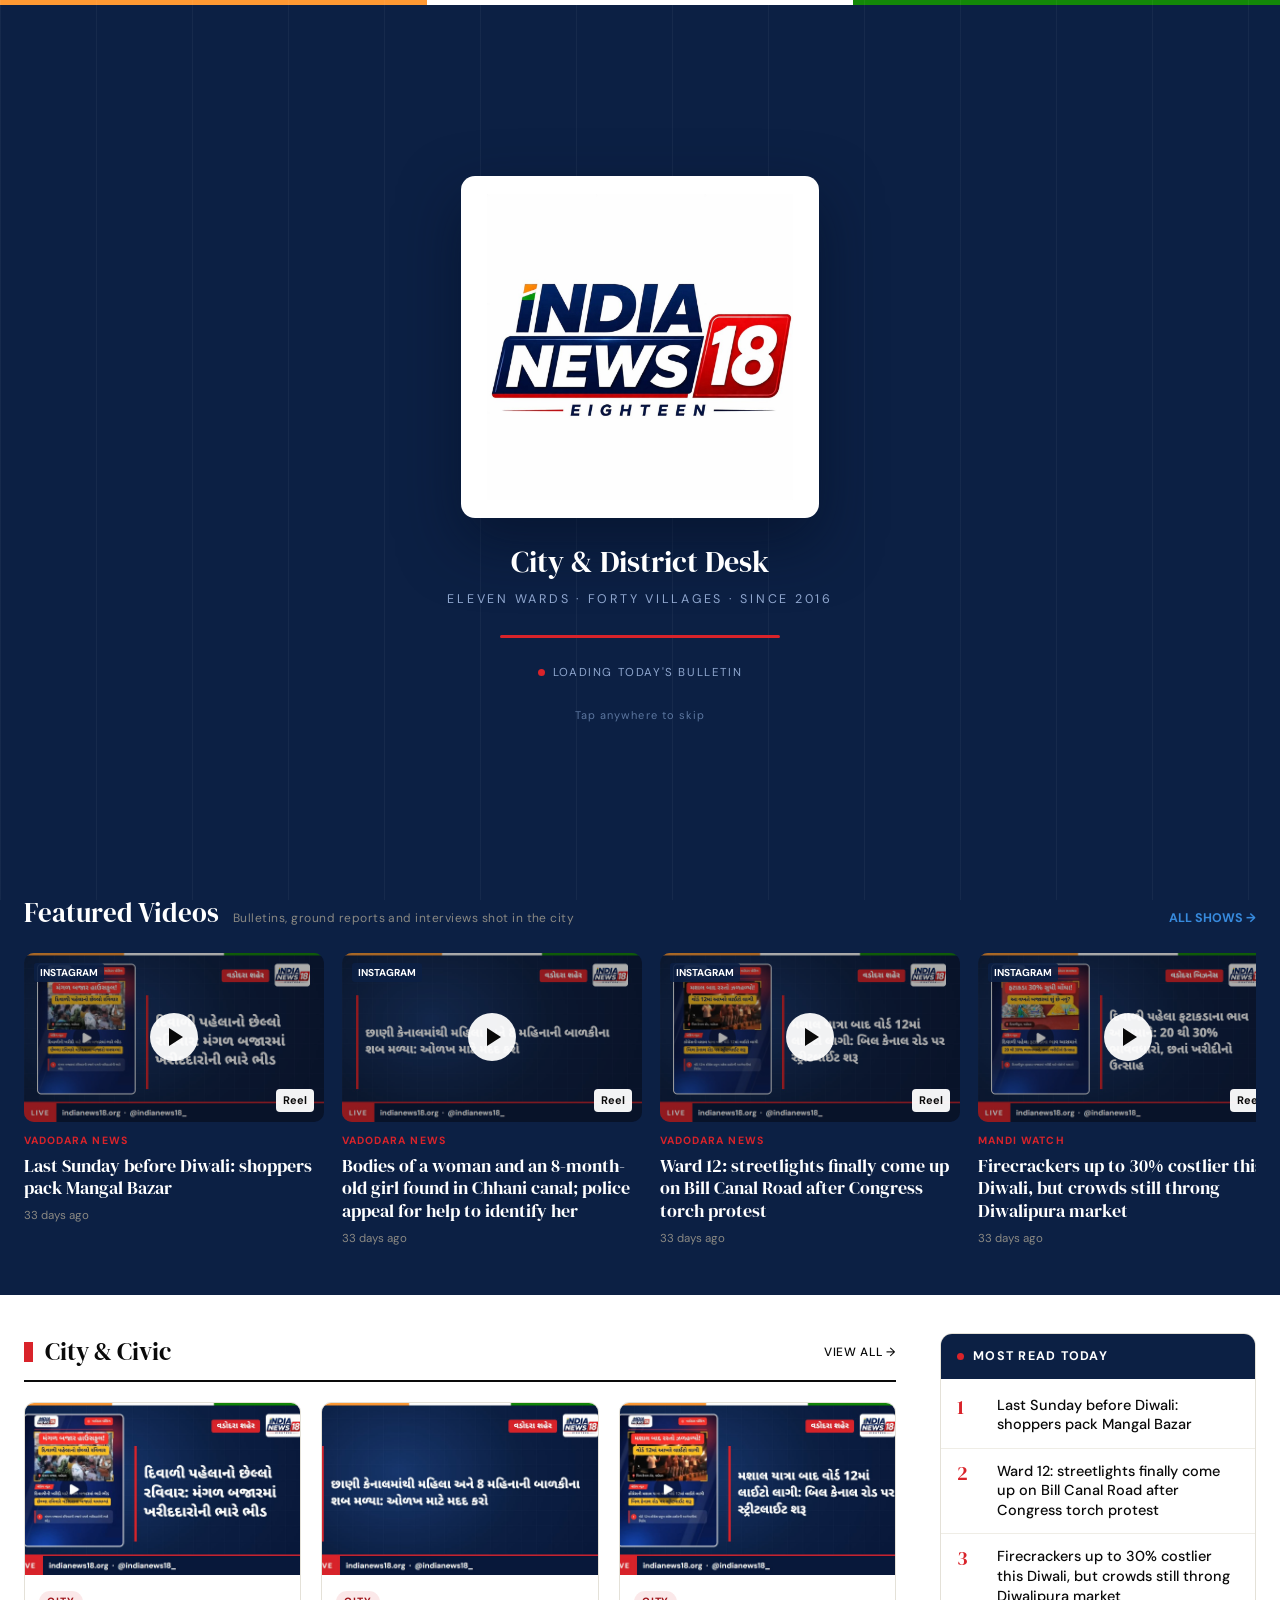
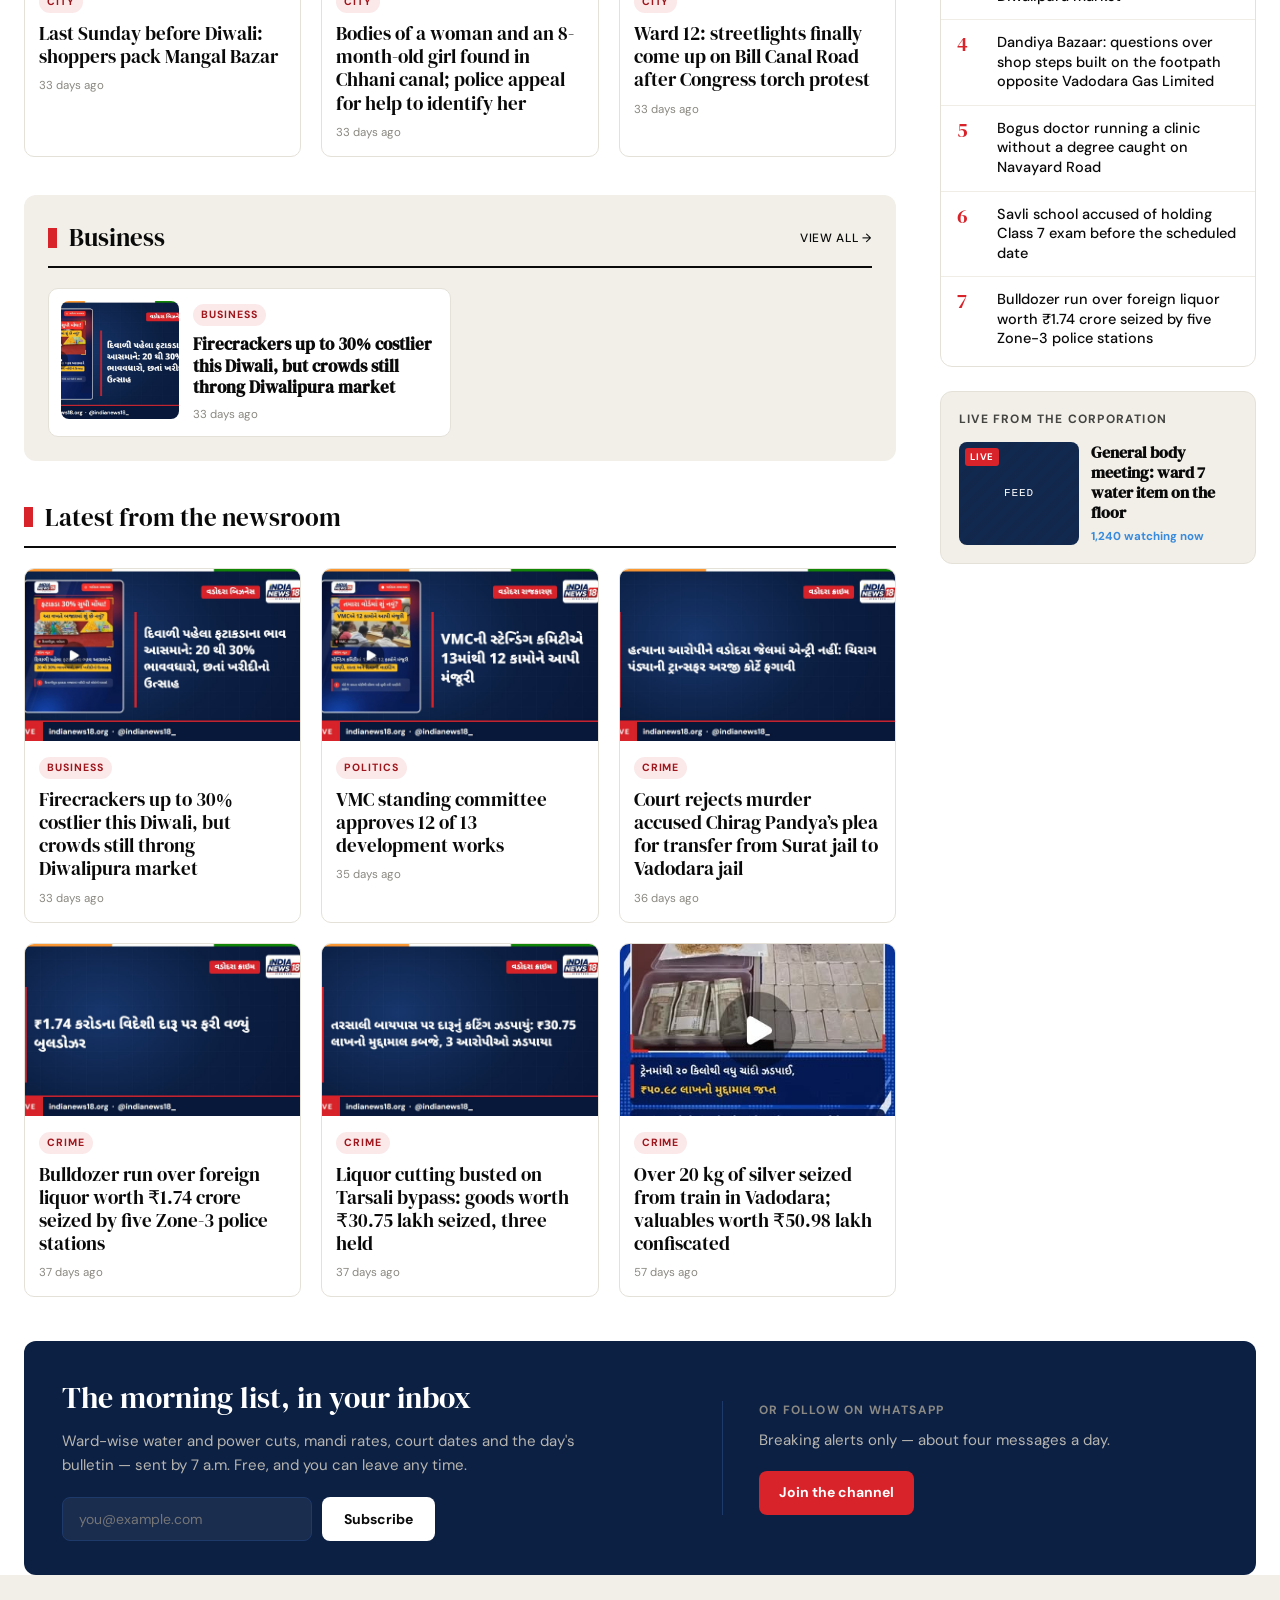
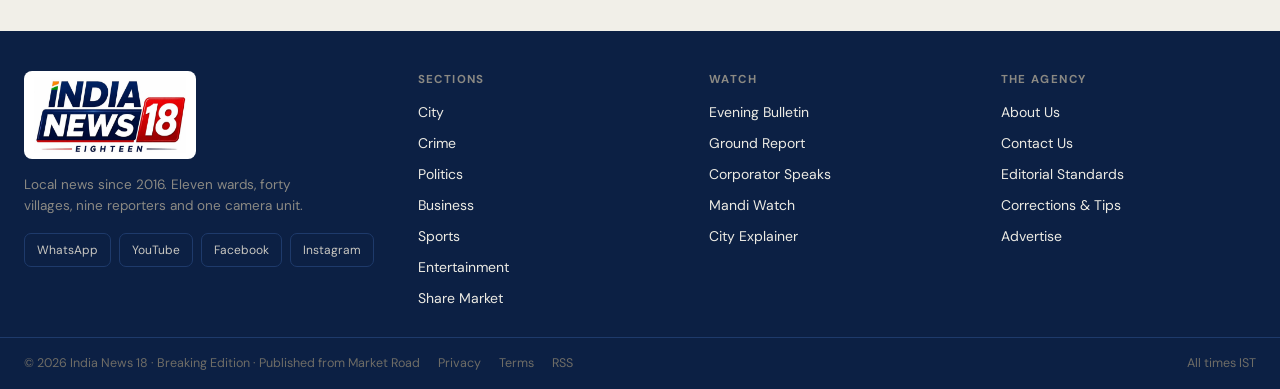
<file: index.html>
<!DOCTYPE html>
<html lang="en">
<head>
  <meta charset="UTF-8">
  <meta name="viewport" content="width=device-width, initial-scale=1.0">
  <title>India News 18 — Breaking Edition | City & District Desk</title>
  <meta name="description" content="Local city and district news portal since 2016. Covering eleven wards and forty villages with bulletins, ground reports, and verified updates.">
  <link rel="preconnect" href="https://fonts.googleapis.com">
  <link rel="preconnect" href="https://fonts.gstatic.com" crossorigin>
  <link href="https://fonts.googleapis.com/css2?family=DM+Sans:ital,wght@0,400;0,500;0,700;1,400&family=DM+Serif+Display:ital@0;1&display=swap" rel="stylesheet">
  <link rel="stylesheet" href="css/styles.css">
</head>
<body>

  <!-- Splash Screen (Auto-dismiss or Tap to skip) -->
  <div class="splash-screen" id="splashScreen">
    <div class="splash-stripe">
      <div></div><div></div><div></div>
    </div>
    <div class="splash-grid-bg"></div>
    <div class="splash-content">
      <div class="splash-logo-card">
        <img src="assets/logo.jpg" alt="India News 18 — Eighteen">
      </div>
      <div>
        <div class="splash-title" data-i18n="brand_title">City &amp; District Desk</div>
        <div class="splash-subtitle" data-i18n="splash_subtitle">Eleven wards · Forty villages · Since 2016</div>
      </div>
      <div class="splash-progress-track">
        <div class="splash-progress-bar"></div>
      </div>
      <div class="splash-status">
        <span class="dot"></span> <span data-i18n="splash_loading">Loading today's bulletin</span>
      </div>
      <div class="splash-skip-hint" data-i18n="splash_skip">Tap anywhere to skip</div>
    </div>
  </div>

  <!-- Main Sticky Header -->
  <header class="main-header">
    <div class="container header-top">
      <button class="hamburger-btn" id="hamburgerBtn" aria-label="Toggle Menu">
        <span></span>
        <span></span>
        <span></span>
      </button>

      <a href="#/" class="brand-wrapper">
        <div class="brand-logo-box">
          <div class="logo-crop">
            <img src="assets/logo.jpg" alt="India News 18 — Eighteen">
          </div>
        </div>
        <div class="brand-meta">
          <div class="brand-meta-title" data-i18n="brand_title">City &amp; District Desk</div>
          <div class="brand-meta-sub" data-i18n="brand_sub">Local news since 2016</div>
        </div>
      </a>

      <div class="header-spacer"></div>
      <div class="header-clock" id="liveClock">Loading clock...</div>
      <div class="header-divider"></div>

      <button class="lang-toggle-btn" id="langToggleBtn" aria-label="Switch language" title="Switch language">
        <span class="lang-toggle-option" data-lang="en">EN</span>
        <span class="lang-toggle-option" data-lang="gu">ગુ</span>
      </button>

      <button class="header-search-btn" id="searchNewsBtn">
        <div class="search-icon-circle"></div>
        <div class="search-icon-line"></div>
        <span style="font-size:13px;margin-left:4px" id="searchBtnLabel" data-i18n="search_btn">Search news</span>
      </button>

      <button class="mobile-search-btn" id="mobileSearchBtn" aria-label="Search">
        <div class="search-icon-circle"></div>
        <div class="search-icon-line"></div>
      </button>
    </div>

    <!-- Navigation Bar & Mobile Drawer -->
    <nav class="main-nav" id="mainNav">
      <div class="container nav-container">
        <a href="#/" class="nav-link active" data-i18n="nav_home">Home</a>
        <a href="#/category/City" class="nav-link" data-i18n="nav_city">City</a>
        <a href="#/category/Crime" class="nav-link" data-i18n="nav_crime">Crime</a>
        <a href="#/category/Politics" class="nav-link" data-i18n="nav_politics">Politics</a>
        <a href="#/category/Business" class="nav-link" data-i18n="nav_business">Business</a>
        <a href="#/category/Sports" class="nav-link" data-i18n="nav_sports">Sports</a>
        <a href="#/category/Entertainment" class="nav-link" data-i18n="nav_entertainment">Entertainment</a>
        <a href="#/videos" class="nav-link videos-nav">
          <span class="play-triangle"></span> <span data-i18n="nav_videos">Videos</span>
        </a>
        <a href="#/india-news" class="nav-link" data-i18n="nav_india_news">India News</a>
        <a href="#/markets" class="nav-link" data-i18n="nav_markets">Share Market</a>
        <div class="nav-spacer"></div>
        <a href="#/about" class="nav-secondary-link" data-i18n="nav_about">About</a>
        <a href="#/contact" class="nav-secondary-link" data-i18n="nav_contact">Contact</a>
      </div>
    </nav>
  </header>

  <!-- Mobile Drawer Overlay Backdrop -->
  <div class="mobile-drawer-backdrop" id="drawerBackdrop"></div>

  <!-- Live Breaking Ticker Bar -->
  <div class="breaking-ticker-bar">
    <div class="ticker-badge">
      <span class="pulse-dot"></span> Live
    </div>
    <div class="ticker-marquee-wrapper">
      <div class="ticker-track" id="tickerTrack">
        <!-- Injected dynamically from Store -->
      </div>
    </div>
  </div>

  <!-- Dynamic Public View Container -->
  <main class="app-view" id="appView">
    <!-- Rendered dynamically by App -->
  </main>

  <!-- Footer -->
  <footer class="site-footer">
    <div class="container footer-main-grid">
      <div>
        <div style="background:#fff;border-radius:8px;padding:6px 10px;display:inline-flex">
          <div class="logo-crop" style="position:relative;width:152px;height:76px;overflow:hidden">
            <img src="assets/logo.jpg" alt="India News 18" style="position:absolute;left:50%;top:50%;transform:translate(-50%,-50%);width:164px;height:164px;mix-blend-mode:multiply">
          </div>
        </div>
        <p style="font-size:13.5px;line-height:1.6;color:#8B8983;margin-top:14px;max-width:34ch" data-i18n="footer_tagline">Local news since 2016. Eleven wards, forty villages, nine reporters and one camera unit.</p>
        <div class="social-pills-row">
          <a href="https://whatsapp.com" target="_blank" class="social-pill">WhatsApp</a>
          <a href="https://youtube.com" target="_blank" class="social-pill">YouTube</a>
          <a href="https://facebook.com" target="_blank" class="social-pill">Facebook</a>
          <a href="https://instagram.com" target="_blank" class="social-pill">Instagram</a>
        </div>
      </div>

      <div>
        <div class="footer-col-title" data-i18n="footer_sections">Sections</div>
        <div class="footer-links-list">
          <a href="#/category/City" class="footer-link" data-i18n="nav_city">City</a>
          <a href="#/category/Crime" class="footer-link" data-i18n="nav_crime">Crime</a>
          <a href="#/category/Politics" class="footer-link" data-i18n="nav_politics">Politics</a>
          <a href="#/category/Business" class="footer-link" data-i18n="nav_business">Business</a>
          <a href="#/category/Sports" class="footer-link" data-i18n="nav_sports">Sports</a>
          <a href="#/category/Entertainment" class="footer-link" data-i18n="nav_entertainment">Entertainment</a>
          <a href="#/markets" class="footer-link" data-i18n="nav_markets">Share Market</a>
        </div>
      </div>

      <div>
        <div class="footer-col-title" data-i18n="footer_watch">Watch</div>
        <div class="footer-links-list">
          <a href="#/videos" class="footer-link" data-i18n="footer_watch_evening">Evening Bulletin</a>
          <a href="#/videos" class="footer-link" data-i18n="footer_watch_ground">Ground Report</a>
          <a href="#/videos" class="footer-link" data-i18n="footer_watch_corporator">Corporator Speaks</a>
          <a href="#/videos" class="footer-link" data-i18n="footer_watch_mandi">Mandi Watch</a>
          <a href="#/videos" class="footer-link" data-i18n="footer_watch_explainer">City Explainer</a>
        </div>
      </div>

      <div>
        <div class="footer-col-title" data-i18n="footer_agency">The Agency</div>
        <div class="footer-links-list">
          <a href="#/about" class="footer-link" data-i18n="footer_about_us">About Us</a>
          <a href="#/contact" class="footer-link" data-i18n="footer_contact_us">Contact Us</a>
          <a href="#/about" class="footer-link" data-i18n="footer_editorial">Editorial Standards</a>
          <a href="#/contact" class="footer-link" data-i18n="footer_corrections">Corrections &amp; Tips</a>
          <a href="#/about" class="footer-link" data-i18n="footer_advertise">Advertise</a>
        </div>
      </div>
    </div>

    <div class="footer-bottom-bar">
      <div class="container footer-bottom-flex">
        <span data-i18n="footer_copyright">© 2026 India News 18 · Breaking Edition · Published from Market Road</span>
        <a href="#/about" style="color:#6E6C66" data-i18n="footer_privacy">Privacy</a>
        <a href="#/about" style="color:#6E6C66" data-i18n="footer_terms">Terms</a>
        <a href="#/" style="color:#6E6C66" data-i18n="footer_rss">RSS</a>
        <div class="nav-spacer"></div>
        <span data-i18n="footer_times">All times IST</span>
      </div>
    </div>
  </footer>

  <!-- Mobile Bottom Tab Bar -->
  <div class="mobile-bottom-tabs">
    <button class="tab-btn active" data-target="home" onclick="location.hash='#/'">
      <span class="tab-icon">🏠</span>
      <span data-i18n="tab_home">Home</span>
    </button>
    <button class="tab-btn" data-target="videos" onclick="location.hash='#/videos'">
      <span class="tab-icon">▶</span>
      <span data-i18n="tab_videos">Videos</span>
    </button>
    <button class="tab-btn" data-target="search" onclick="document.getElementById('searchNewsBtn').click()">
      <span class="tab-icon">🔍</span>
      <span data-i18n="tab_search">Search</span>
    </button>
    <button class="tab-btn" data-target="sections" id="mobileSectionsTabBtn">
      <span class="tab-icon">☰</span>
      <span data-i18n="tab_sections">Sections</span>
    </button>
  </div>

  <!-- Search Modal Overlay -->
  <div class="search-modal-overlay" id="searchModal">
    <div class="search-modal-container">
      <div class="search-input-header">
        <span style="font-size:18px">🔍</span>
        <input type="text" id="searchModalInput" placeholder="Search breaking stories, wards, or topics..." data-i18n-placeholder="search_placeholder">
        <button class="search-close-btn" id="searchCloseBtn">✕</button>
      </div>
      <div class="search-results-list" id="searchResultsList">
        <div style="padding:20px;color:#8B8983;text-align:center" data-i18n="search_hint">Type a keyword to search local stories and video bulletins...</div>
      </div>
    </div>
  </div>

  <!-- Toast Notice -->
  <div class="toast-notice" id="toastNotice">Notification</div>

  <script type="module" src="js/app.js"></script>
</body>
</html>
</file>
<file: css/styles.css>
/* =========================================================
   India News 18 / Breaking Edition — Core Stylesheet
   ========================================================= */

@import url('https://fonts.googleapis.com/css2?family=DM+Sans:ital,wght@0,400;0,500;0,700;1,400&family=DM+Serif+Display:ital@0;1&display=swap');

:root {
  --navy-primary: #0C2044;
  --navy-deep: #08183A;
  --navy-surface: #12294F;
  --navy-border: #1E3A6B;
  --red-accent: #D9232A;
  --red-hover: #AF171D;
  --red-subtle: rgba(217, 35, 42, 0.10);
  --red-text: #9E151B;
  --bg-canvas: #F1EFE8;
  --card-bg: #FFFFFF;
  --card-hover: #FAF9F5;
  --border-subtle: #E4E1D8;
  --border-dark: #0A0A0A;
  --text-primary: #0A0A0A;
  --text-secondary: #444441;
  --text-muted: #6E6C66;
  --text-subtle: #8A8880;
  --text-light: #C9C7C1;
  --text-white: #FFFFFF;
  --link-blue: #378ADD;
  --font-serif: 'DM Serif Display', Georgia, serif;
  --font-sans: 'DM Sans', -apple-system, BlinkMacSystemFont, 'Segoe UI', Roboto, sans-serif;
}

* {
  box-sizing: border-box;
  margin: 0;
  padding: 0;
}

body {
  font-family: var(--font-sans);
  color: var(--text-primary);
  background: var(--bg-canvas);
  -webkit-font-smoothing: antialiased;
  line-height: 1.5;
  overflow-x: hidden;
}

a {
  color: var(--link-blue);
  text-decoration: none;
  transition: color 0.15s ease;
}

a:hover {
  color: var(--red-accent);
}

img {
  max-width: 100%;
  height: auto;
  display: block;
}

button, input, select, textarea {
  font-family: var(--font-sans);
}

::selection {
  background: var(--red-accent);
  color: #fff;
}

/* Animations */
@keyframes ticker {
  0% { transform: translateX(0); }
  100% { transform: translateX(-50%); }
}

@keyframes blink {
  0%, 60% { opacity: 1; }
  80%, 100% { opacity: 0.2; }
}

@keyframes load {
  from { width: 0; }
  to { width: 100%; }
}

/* Layout container */
.container {
  max-width: 1280px;
  margin: 0 auto;
  padding: 0 24px;
}

.container-narrow {
  max-width: 1160px;
  margin: 0 auto;
  padding: 0 24px;
}

/* Splash Screen */
.splash-screen {
  position: fixed;
  inset: 0;
  z-index: 9999;
  background: var(--navy-primary);
  display: flex;
  flex-direction: column;
  align-items: center;
  justify-content: center;
  cursor: pointer;
  transition: opacity 0.45s ease, visibility 0.45s ease;
}

.splash-screen.hidden {
  opacity: 0;
  visibility: hidden;
  pointer-events: none;
}

.splash-stripe {
  position: absolute;
  top: 0;
  left: 0;
  right: 0;
  height: 5px;
  display: flex;
}
.splash-stripe > div:nth-child(1) { flex: 1; background: #FF9933; }
.splash-stripe > div:nth-child(2) { flex: 1; background: #FFFFFF; }
.splash-stripe > div:nth-child(3) { flex: 1; background: #138808; }

.splash-grid-bg {
  position: absolute;
  inset: 0;
  background-image: repeating-linear-gradient(90deg, rgba(255,255,255,0.045) 0 1px, transparent 1px 96px);
}

.splash-content {
  position: relative;
  display: flex;
  flex-direction: column;
  align-items: center;
  gap: clamp(14px, 3vh, 26px);
  padding: 24px;
  text-align: center;
}

.splash-logo-card {
  background: #fff;
  border-radius: 14px;
  padding: clamp(10px, 2vh, 18px) clamp(16px, 3vh, 26px);
  box-shadow: 0 24px 60px rgba(4, 14, 36, 0.55);
}

.splash-logo-card img {
  width: min(340px, 66vw, 34vh);
  height: auto;
  mix-blend-mode: multiply;
}

.splash-title {
  font-family: var(--font-serif);
  font-size: clamp(22px, 3.4vh, 30px);
  color: #fff;
  line-height: 1.2;
}

.splash-subtitle {
  font-size: 12.5px;
  letter-spacing: 0.22em;
  text-transform: uppercase;
  color: #8FA6CE;
  margin-top: 10px;
}

.splash-progress-track {
  width: min(280px, 64vw);
  height: 3px;
  background: rgba(255,255,255,0.16);
  border-radius: 2px;
  overflow: hidden;
}

.splash-progress-bar {
  height: 100%;
  background: var(--red-accent);
  animation: load 2.1s ease-in-out forwards;
}

.splash-status {
  display: flex;
  align-items: center;
  gap: 8px;
  font-size: 11.5px;
  letter-spacing: 0.14em;
  text-transform: uppercase;
  color: #8FA6CE;
}

.splash-status .dot {
  width: 7px;
  height: 7px;
  border-radius: 50%;
  background: var(--red-accent);
  animation: blink 1.4s infinite;
}

.splash-skip-hint {
  font-size: 11px;
  letter-spacing: 0.1em;
  color: #5C769F;
}

/* Top Header */
.main-header {
  position: sticky;
  top: 0;
  z-index: 100;
  background: var(--navy-primary);
  color: var(--text-white);
  box-shadow: 0 2px 10px rgba(0,0,0,0.15);
}

.header-top {
  display: flex;
  align-items: center;
  gap: 20px;
  height: 78px;
}

.brand-wrapper {
  display: flex;
  align-items: center;
  gap: 14px;
  cursor: pointer;
  text-decoration: none;
}

.brand-logo-box {
  background: #fff;
  border-radius: 6px;
  padding: 4px 8px;
  display: flex;
  align-items: center;
}

.brand-logo-box .logo-crop {
  position: relative;
  width: 104px;
  height: 52px;
  overflow: hidden;
}

.brand-logo-box .logo-crop img {
  position: absolute;
  left: 50%;
  top: 50%;
  transform: translate(-50%, -50%);
  width: 112px;
  height: 112px;
  mix-blend-mode: multiply;
}

.brand-meta {
  border-left: 1px solid var(--navy-border);
  padding-left: 12px;
}

.brand-meta-title {
  font-size: 11px;
  letter-spacing: 0.16em;
  text-transform: uppercase;
  color: #fff;
  font-weight: 700;
}

.brand-meta-sub {
  font-size: 10.5px;
  letter-spacing: 0.08em;
  color: #8FA6CE;
  margin-top: 3px;
}

.header-spacer {
  flex: 1;
}

.header-clock {
  font-size: 12px;
  color: #A8A6A0;
  letter-spacing: 0.06em;
  text-transform: uppercase;
  font-variant-numeric: tabular-nums;
  white-space: nowrap;
}

.header-divider {
  width: 1px;
  height: 22px;
  background: var(--navy-border);
}

.header-search-btn {
  display: flex;
  align-items: center;
  gap: 8px;
  border: 1px solid var(--navy-border);
  border-radius: 8px;
  padding: 7px 12px;
  min-width: 180px;
  cursor: pointer;
  background: transparent;
  color: #8B8983;
  transition: all 0.2s ease;
}

.header-search-btn:hover {
  border-color: #4A4A46;
  color: #fff;
}

.search-icon-circle {
  width: 11px;
  height: 11px;
  border: 1.5px solid currentColor;
  border-radius: 50%;
  position: relative;
}

.search-icon-line {
  width: 5px;
  height: 1.5px;
  background: currentColor;
  transform: rotate(45deg);
  margin-left: -5px;
  margin-top: 6px;
}

.header-admin-pill {
  font-size: 11.5px;
  font-weight: 700;
  letter-spacing: 0.08em;
  text-transform: uppercase;
  background: rgba(255,255,255,0.12);
  color: #EDEBE4;
  padding: 6px 12px;
  border-radius: 6px;
  border: 1px solid var(--navy-border);
  transition: all 0.15s ease;
}

.header-admin-pill:hover {
  background: var(--red-accent);
  color: #fff;
  border-color: var(--red-accent);
}

.hamburger-btn {
  display: none;
  flex-direction: column;
  gap: 4px;
  padding: 6px;
  cursor: pointer;
  background: none;
  border: none;
}

.hamburger-btn span {
  width: 20px;
  height: 2px;
  background: #fff;
  border-radius: 2px;
}

/* Nav Bar */
.main-nav {
  border-top: 1px solid var(--navy-border);
  background: var(--navy-primary);
}

.nav-container {
  display: flex;
  align-items: stretch;
  gap: 2px;
  height: 44px;
  overflow-x: auto;
}

.nav-link {
  display: flex;
  align-items: center;
  gap: 6px;
  padding: 0 14px;
  font-size: 13px;
  font-weight: 500;
  letter-spacing: 0.05em;
  text-transform: uppercase;
  color: var(--text-light);
  cursor: pointer;
  border-bottom: 2px solid transparent;
  white-space: nowrap;
  transition: color 0.15s, border-color 0.15s;
}

.nav-link:hover {
  color: var(--text-white);
  border-bottom-color: var(--red-accent);
}

.nav-link.active {
  color: var(--text-white);
  border-bottom-color: var(--red-accent);
}

.nav-link.videos-nav .play-triangle {
  width: 0;
  height: 0;
  border-left: 8px solid var(--red-accent);
  border-top: 5px solid transparent;
  border-bottom: 5px solid transparent;
}

.nav-spacer {
  flex: 1;
}

.nav-secondary-link {
  display: flex;
  align-items: center;
  padding: 0 12px;
  font-size: 12px;
  letter-spacing: 0.04em;
  color: #8B8983;
  cursor: pointer;
}

.nav-secondary-link:hover {
  color: #fff;
}

/* Breaking Live Ticker */
.breaking-ticker-bar {
  background: var(--navy-deep);
  border-bottom: 1px solid var(--border-subtle);
  overflow: hidden;
  display: flex;
  align-items: stretch;
  height: 40px;
}

.ticker-badge {
  display: flex;
  align-items: center;
  gap: 7px;
  background: var(--red-accent);
  color: #fff;
  padding: 0 14px;
  font-size: 12px;
  font-weight: 700;
  letter-spacing: 0.1em;
  text-transform: uppercase;
  flex-shrink: 0;
  z-index: 2;
}

.ticker-badge .pulse-dot {
  width: 7px;
  height: 7px;
  border-radius: 50%;
  background: #fff;
  animation: blink 1.4s infinite;
}

.ticker-marquee-wrapper {
  flex: 1;
  overflow: hidden;
  display: flex;
  align-items: center;
  position: relative;
}

.ticker-track {
  display: flex;
  white-space: nowrap;
  animation: ticker 42s linear infinite;
  will-change: transform;
}

.ticker-track:hover {
  animation-play-state: paused;
}

.ticker-item {
  color: #EDEBE4;
  font-size: 13.5px;
  padding: 0 20px;
  border-right: 1px solid var(--navy-border);
  display: inline-flex;
  align-items: center;
}

/* App View Container */
.app-view {
  background: #FFFFFF;
  min-height: calc(100vh - 200px);
}

/* Home Section Layout */
.home-hero-section {
  padding: 28px 24px 8px;
  display: grid;
  grid-template-columns: 1.62fr 1fr;
  gap: 32px;
  align-items: start;
}

.hero-lead-article {
  cursor: pointer;
}

.hero-media-box {
  position: relative;
  border-radius: 10px;
  overflow: hidden;
  border: 1px solid var(--border-subtle);
  background-color: #E9E6DD;
  aspect-ratio: 16/9;
}

.hero-media-box img {
  width: 100%;
  height: 100%;
  object-fit: cover;
}

.media-placeholder {
  width: 100%;
  height: 100%;
  background-image: repeating-linear-gradient(135deg, rgba(10,10,10,0.055) 0 6px, transparent 6px 12px);
  display: flex;
  align-items: center;
  justify-content: center;
  font: 11px/1 ui-monospace, Menlo, monospace;
  color: var(--text-subtle);
  letter-spacing: 0.08em;
}

.hero-media-box .badges {
  position: absolute;
  top: 14px;
  left: 14px;
  display: flex;
  gap: 8px;
  z-index: 2;
}

.badge-breaking {
  background: var(--red-accent);
  color: #fff;
  font-size: 11px;
  font-weight: 700;
  letter-spacing: 0.1em;
  text-transform: uppercase;
  padding: 5px 9px;
  border-radius: 4px;
}

.badge-category-dark {
  background: rgba(12, 32, 68, 0.85);
  color: #fff;
  font-size: 11px;
  font-weight: 500;
  letter-spacing: 0.1em;
  text-transform: uppercase;
  padding: 5px 9px;
  border-radius: 4px;
}

.badge-pill-red {
  display: inline-block;
  background: var(--red-subtle);
  color: var(--red-text);
  font-size: 10.5px;
  font-weight: 700;
  letter-spacing: 0.09em;
  text-transform: uppercase;
  padding: 3px 8px;
  border-radius: 999px;
}

.hero-lead-title {
  font-family: var(--font-serif);
  font-weight: 400;
  font-size: 42px;
  line-height: 1.1;
  margin: 18px 0 0;
  letter-spacing: -0.01em;
}

.hero-lead-excerpt {
  font-size: 16.5px;
  line-height: 1.55;
  color: var(--text-secondary);
  margin: 12px 0 0;
  max-width: 62ch;
}

.byline-meta {
  display: flex;
  align-items: center;
  gap: 10px;
  margin-top: 14px;
  font-size: 12.5px;
  color: var(--text-muted);
}

.byline-meta .author-name {
  font-weight: 700;
  color: var(--text-secondary);
}

/* Secondary stories rail */
.secondary-stories-rail {
  display: flex;
  flex-direction: column;
  border-top: 2px solid var(--border-dark);
}

.secondary-story-card {
  display: grid;
  grid-template-columns: 1fr 104px;
  gap: 14px;
  padding: 16px 0;
  border-bottom: 1px solid var(--border-subtle);
  cursor: pointer;
  transition: background-color 0.15s ease;
}

.secondary-story-card:hover {
  background: var(--card-hover);
}

.secondary-story-title {
  font-family: var(--font-serif);
  font-weight: 400;
  font-size: 19px;
  line-height: 1.24;
  margin: 8px 0 0;
}

.secondary-story-time {
  font-size: 11.5px;
  color: var(--text-subtle);
  margin-top: 7px;
}

.secondary-story-thumb {
  aspect-ratio: 1/1;
  border-radius: 8px;
  background-color: #E9E6DD;
  overflow: hidden;
}

.secondary-story-thumb img {
  width: 100%;
  height: 100%;
  object-fit: cover;
}

/* Featured Videos Strip */
.featured-videos-section {
  background: var(--navy-primary);
  margin-top: 36px;
  padding: 34px 0 38px;
  color: #fff;
}

.section-header-dark {
  display: flex;
  align-items: baseline;
  gap: 14px;
  margin-bottom: 20px;
}

.section-header-dark h2 {
  font-family: var(--font-serif);
  font-weight: 400;
  font-size: 27px;
  color: #fff;
}

.section-header-dark .sub {
  font-size: 12px;
  color: #8B8983;
  letter-spacing: 0.04em;
}

.videos-horizontal-scroll {
  display: flex;
  gap: 18px;
  overflow-x: auto;
  padding-bottom: 10px;
  scrollbar-width: thin;
}

.video-card-dark {
  flex: 0 0 300px;
  cursor: pointer;
}

.video-thumb-box {
  position: relative;
  border-radius: 10px;
  overflow: hidden;
  aspect-ratio: 16/9;
  background-color: var(--navy-surface);
}

.video-thumb-box img {
  width: 100%;
  height: 100%;
  object-fit: cover;
}

.video-play-overlay {
  position: absolute;
  inset: 0;
  background: rgba(10,10,10,0.34);
  display: flex;
  align-items: center;
  justify-content: center;
}

.play-circle-btn {
  width: 48px;
  height: 48px;
  border-radius: 50%;
  background: rgba(255,255,255,0.94);
  display: flex;
  align-items: center;
  justify-content: center;
  transition: transform 0.15s ease;
}

.video-card-dark:hover .play-circle-btn {
  transform: scale(1.08);
}

.play-circle-btn .triangle {
  width: 0;
  height: 0;
  border-left: 14px solid #0A0A0A;
  border-top: 9px solid transparent;
  border-bottom: 9px solid transparent;
  margin-left: 4px;
}

.video-duration-pill {
  position: absolute;
  right: 10px;
  bottom: 10px;
  background: rgba(255,255,255,0.95);
  color: #0A0A0A;
  font-size: 11px;
  font-weight: 700;
  padding: 3px 7px;
  border-radius: 4px;
  font-variant-numeric: tabular-nums;
}

.video-source-badge {
  position: absolute;
  left: 10px;
  top: 10px;
  background: rgba(12, 32, 68, 0.9);
  color: #fff;
  font-size: 10px;
  font-weight: 700;
  padding: 2px 6px;
  border-radius: 3px;
  text-transform: uppercase;
}

.video-card-cat {
  font-size: 10.5px;
  font-weight: 700;
  letter-spacing: 0.1em;
  text-transform: uppercase;
  color: var(--red-accent);
  margin-top: 11px;
}

.video-card-title {
  font-family: var(--font-serif);
  font-weight: 400;
  font-size: 18px;
  line-height: 1.26;
  color: #fff;
  margin: 6px 0 0;
}

.video-card-time {
  font-size: 11.5px;
  color: #8B8983;
  margin-top: 7px;
}

/* Category Grid Sections & Sidebars */
.home-content-split {
  padding: 38px 24px 0;
  display: grid;
  grid-template-columns: 1fr 316px;
  gap: 44px;
  align-items: start;
}

.section-title-bar {
  display: flex;
  align-items: center;
  gap: 12px;
  border-bottom: 2px solid var(--border-dark);
  padding-bottom: 10px;
  margin-bottom: 20px;
}

.red-bar-indicator {
  width: 9px;
  height: 20px;
  background: var(--red-accent);
}

.section-title-bar h2 {
  font-family: var(--font-serif);
  font-weight: 400;
  font-size: 25px;
  margin: 0;
}

.section-view-all {
  font-size: 12px;
  font-weight: 500;
  letter-spacing: 0.06em;
  text-transform: uppercase;
  color: var(--text-primary);
  cursor: pointer;
}

.section-view-all:hover {
  color: var(--red-accent);
}

.grid-3-col {
  display: grid;
  grid-template-columns: repeat(3, 1fr);
  gap: 20px;
}

/* Wider desktop-only grid for the videos hub's "Latest episodes" — still
   collapses at the .grid-3-col responsive breakpoints below since it
   keeps that class too. */
.grid-videos-latest {
  grid-template-columns: repeat(4, 1fr);
}

.news-card-standard {
  border: 1px solid var(--border-subtle);
  border-radius: 10px;
  overflow: hidden;
  background: #fff;
  cursor: pointer;
  transition: box-shadow 0.2s ease, transform 0.2s ease;
}

.news-card-standard:hover {
  box-shadow: 0 6px 18px rgba(10,10,10,0.09);
  transform: translateY(-2px);
}

.news-card-media {
  aspect-ratio: 16/10;
  background-color: #E9E6DD;
  overflow: hidden;
}

.news-card-media img {
  width: 100%;
  height: 100%;
  object-fit: cover;
}

.news-card-body {
  padding: 13px 14px 15px;
}

.news-card-headline {
  font-family: var(--font-serif);
  font-weight: 400;
  font-size: 18.5px;
  line-height: 1.25;
  margin: 9px 0 0;
}

.news-card-time {
  font-size: 11.5px;
  color: var(--text-subtle);
  margin-top: 9px;
}

/* Business Box (Beige Container) */
.business-beige-box {
  background: var(--bg-canvas);
  border-radius: 12px;
  padding: 24px;
}

.grid-2-col {
  display: grid;
  grid-template-columns: repeat(2, 1fr);
  gap: 18px;
}

.business-card-horizontal {
  display: grid;
  grid-template-columns: 118px 1fr;
  gap: 14px;
  background: #fff;
  border: 1px solid var(--border-subtle);
  border-radius: 10px;
  padding: 12px;
  cursor: pointer;
  transition: box-shadow 0.2s ease;
}

.business-card-horizontal:hover {
  box-shadow: 0 6px 18px rgba(10,10,10,0.09);
}

.business-thumb {
  aspect-ratio: 1/1;
  border-radius: 8px;
  background-color: #E9E6DD;
  overflow: hidden;
}

.business-thumb img {
  width: 100%;
  height: 100%;
  object-fit: cover;
}

/* Sticky Sidebar */
.home-sidebar {
  position: sticky;
  top: 130px;
  display: flex;
  flex-direction: column;
  gap: 24px;
}

.trending-widget {
  border: 1px solid var(--border-subtle);
  border-radius: 12px;
  overflow: hidden;
  background: #fff;
}

.trending-header {
  background: var(--navy-primary);
  color: #fff;
  padding: 13px 16px;
  display: flex;
  align-items: center;
  gap: 9px;
}

.trending-header .red-dot {
  width: 7px;
  height: 7px;
  border-radius: 50%;
  background: var(--red-accent);
}

.trending-header-title {
  font-size: 12.5px;
  font-weight: 700;
  letter-spacing: 0.1em;
  text-transform: uppercase;
}

.trending-list {
  list-style: none;
  margin: 0;
  padding: 4px 0;
}

.trending-list-item {
  display: grid;
  grid-template-columns: 34px 1fr;
  gap: 6px;
  padding: 13px 16px;
  border-bottom: 1px solid #EFEDE6;
  cursor: pointer;
  transition: background-color 0.15s ease;
}

.trending-list-item:last-child {
  border-bottom: none;
}

.trending-list-item:hover {
  background: var(--card-hover);
}

.trending-num {
  font-family: var(--font-serif);
  font-size: 20px;
  color: var(--red-accent);
  line-height: 1.1;
}

.trending-title {
  font-size: 14.5px;
  line-height: 1.35;
  font-weight: 500;
}

.live-corporation-widget {
  border: 1px solid var(--border-subtle);
  border-radius: 12px;
  padding: 18px;
  background: var(--bg-canvas);
}

.live-widget-title {
  font-size: 12px;
  font-weight: 700;
  letter-spacing: 0.1em;
  text-transform: uppercase;
  color: var(--text-secondary);
}

.live-widget-card {
  display: flex;
  gap: 12px;
  margin-top: 14px;
  cursor: pointer;
}

.live-widget-thumb {
  position: relative;
  flex: 0 0 120px;
  border-radius: 8px;
  overflow: hidden;
  aspect-ratio: 16/9;
  background: var(--navy-surface);
}

.badge-live-mini {
  position: absolute;
  left: 6px;
  top: 6px;
  background: var(--red-accent);
  color: #fff;
  font-size: 9.5px;
  font-weight: 700;
  letter-spacing: 0.08em;
  padding: 2px 5px;
  border-radius: 3px;
}

/* Newsletter & WhatsApp Banner */
.cta-banner-section {
  margin: 44px auto 0;
  padding: 0 24px;
}

.cta-banner-card {
  background: var(--navy-primary);
  border-radius: 12px;
  padding: 34px 38px;
  display: grid;
  grid-template-columns: 1.25fr 1fr;
  gap: 40px;
  align-items: center;
  color: #fff;
}

.cta-banner-card h2 {
  font-family: var(--font-serif);
  font-weight: 400;
  font-size: 30px;
  color: #fff;
}

.cta-banner-card p {
  font-size: 15px;
  line-height: 1.55;
  color: #B7B5AF;
  margin-top: 10px;
  max-width: 52ch;
}

.cta-input-group {
  display: flex;
  gap: 10px;
  margin-top: 20px;
  flex-wrap: wrap;
}

.cta-input {
  height: 44px;
  padding: 0 16px;
  border: 1px solid var(--navy-border);
  border-radius: 8px;
  color: #fff;
  background: rgba(255,255,255,0.06);
  font-size: 14px;
  min-width: 250px;
  outline: none;
}

.cta-input:focus {
  border-color: #8FA6CE;
}

.btn-white {
  height: 44px;
  padding: 0 22px;
  background: #FFFFFF;
  color: #0A0A0A;
  border: 0;
  border-radius: 8px;
  font-size: 14px;
  font-weight: 700;
  cursor: pointer;
  transition: background-color 0.15s ease;
}

.btn-white:hover {
  background: #EDEBE4;
}

.btn-red {
  height: 44px;
  padding: 0 20px;
  background: var(--red-accent);
  color: #fff;
  border: 0;
  border-radius: 8px;
  font-size: 14px;
  font-weight: 700;
  cursor: pointer;
  transition: background-color 0.15s ease;
}

.btn-red:hover {
  background: var(--red-hover);
}

.cta-whatsapp-side {
  border-left: 1px solid var(--navy-border);
  padding-left: 36px;
}

/* Category Hub View */
.category-header-banner {
  border-bottom: 1px solid var(--border-subtle);
  background: var(--bg-canvas);
  padding: 28px 0;
}

.breadcrumb-nav {
  font-size: 11.5px;
  color: var(--text-subtle);
  letter-spacing: 0.04em;
}

.breadcrumb-nav span {
  color: #C4C1B8;
  margin: 0 4px;
}

.category-title-flex {
  display: flex;
  align-items: flex-end;
  gap: 20px;
  margin-top: 10px;
  flex-wrap: wrap;
}

.category-title-flex h1 {
  font-family: var(--font-serif);
  font-weight: 400;
  font-size: 46px;
  margin: 0;
}

.category-blurb {
  font-size: 14.5px;
  color: var(--text-secondary);
  margin: 0 0 8px;
  max-width: 56ch;
}

.filter-pills-row {
  display: flex;
  flex-wrap: wrap;
  gap: 8px;
  margin-bottom: 6px;
}

.filter-pill {
  padding: 8px 14px;
  border-radius: 999px;
  font-size: 12.5px;
  cursor: pointer;
  border: 1px solid #D8D5CC;
  color: var(--text-secondary);
  background: transparent;
  transition: all 0.15s ease;
}

.filter-pill:hover {
  border-color: var(--text-primary);
}

.filter-pill.active {
  background: var(--navy-primary);
  color: #fff;
  border-color: var(--navy-primary);
}

.category-content-grid {
  display: grid;
  grid-template-columns: 1fr 316px;
  gap: 44px;
  align-items: start;
}

.category-lead-story {
  display: grid;
  grid-template-columns: 1.1fr 1fr;
  gap: 26px;
  padding-bottom: 26px;
  border-bottom: 2px solid var(--border-dark);
  cursor: pointer;
}

.category-lead-title {
  font-family: var(--font-serif);
  font-weight: 400;
  font-size: 33px;
  line-height: 1.14;
  margin: 11px 0 0;
}

.btn-load-more {
  height: 46px;
  padding: 0 28px;
  background: var(--navy-primary);
  color: #fff;
  border: 0;
  border-radius: 8px;
  font-size: 14px;
  font-weight: 500;
  letter-spacing: 0.04em;
  cursor: pointer;
  transition: background-color 0.15s ease;
}

.btn-load-more:hover {
  background: #173059;
}

/* Article Detail View */
.article-page-layout {
  display: grid;
  grid-template-columns: 56px minmax(0, 1fr);
  gap: 28px;
  margin-top: 18px;
}

.article-share-rail {
  position: sticky;
  top: 130px;
  align-self: start;
  display: flex;
  flex-direction: column;
  gap: 8px;
}

.share-rail-label {
  font-size: 9.5px;
  font-weight: 700;
  letter-spacing: 0.1em;
  text-transform: uppercase;
  color: var(--text-subtle);
  text-align: center;
  margin-bottom: 2px;
}

.share-btn-box {
  width: 44px;
  height: 44px;
  border: 1px solid var(--border-subtle);
  border-radius: 8px;
  display: flex;
  align-items: center;
  justify-content: center;
  font-size: 10.5px;
  font-weight: 700;
  color: var(--text-secondary);
  cursor: pointer;
  background: #fff;
  transition: all 0.15s ease;
}

.share-btn-box:hover {
  border-color: var(--border-dark);
  color: var(--text-primary);
  transform: translateY(-1px);
}

.article-headline-main {
  font-family: var(--font-serif);
  font-weight: 400;
  font-size: 52px;
  line-height: 1.06;
  letter-spacing: -0.015em;
  margin: 16px 0 0;
  max-width: 24ch;
}

.article-standfirst {
  font-family: var(--font-serif);
  font-size: 22px;
  line-height: 1.42;
  color: var(--text-secondary);
  margin: 16px 0 0;
  max-width: 720px;
}

.article-author-strip {
  display: flex;
  align-items: center;
  gap: 14px;
  margin: 22px 0 0;
  padding: 16px 0;
  border-top: 1px solid var(--border-subtle);
  border-bottom: 1px solid var(--border-subtle);
  max-width: 720px;
  flex-wrap: wrap;
}

.author-avatar-circle {
  width: 40px;
  height: 40px;
  border-radius: 50%;
  background-color: #E9E6DD;
  background-image: repeating-linear-gradient(135deg, rgba(10,10,10,0.06) 0 5px, transparent 5px 10px);
  display: flex;
  align-items: center;
  justify-content: center;
  font-weight: 700;
  font-size: 14px;
}

.article-featured-media {
  margin: 26px 0 0;
  max-width: 900px;
}

.media-caption {
  font-size: 12.5px;
  color: var(--text-muted);
  margin-top: 9px;
  line-height: 1.5;
}

.article-body-prose {
  max-width: 720px;
  margin-top: 30px;
  font-size: 18px;
  line-height: 1.68;
  color: #1A1A18;
}

.article-body-prose p {
  margin-bottom: 20px;
}

.story-quote {
  margin: 28px 0;
  padding: 4px 0 4px 22px;
  border-left: 3px solid var(--red-accent);
}

.story-quote p {
  font-family: var(--font-serif);
  font-size: 26px;
  line-height: 1.34;
  margin: 0;
  color: #0A0A0A;
}

.story-quote cite {
  display: block;
  font-family: var(--font-sans);
  font-style: normal;
  font-size: 12.5px;
  letter-spacing: 0.06em;
  text-transform: uppercase;
  color: var(--text-muted);
  margin-top: 12px;
}

.story-callout {
  border: 1px solid var(--border-subtle);
  border-left: 4px solid var(--border-dark);
  border-radius: 8px;
  padding: 18px 20px;
  margin: 28px 0;
  background: var(--bg-canvas);
}

.callout-label {
  font-size: 11px;
  font-weight: 700;
  letter-spacing: 0.1em;
  text-transform: uppercase;
  color: var(--text-secondary);
}

.callout-link {
  display: block;
  font-family: var(--font-serif);
  font-size: 20px;
  line-height: 1.28;
  color: var(--text-primary);
  margin-top: 9px;
}

.callout-link:hover {
  color: var(--red-accent);
}

.tags-row {
  max-width: 720px;
  margin-top: 28px;
  display: flex;
  flex-wrap: wrap;
  gap: 8px;
}

.tag-pill-item {
  border: 1px solid var(--border-subtle);
  border-radius: 999px;
  padding: 6px 13px;
  font-size: 12.5px;
  color: var(--text-secondary);
  background: #fff;
  cursor: pointer;
  transition: border-color 0.15s ease;
}

.tag-pill-item:hover {
  border-color: var(--border-dark);
}

/* Video Hub & Theater Layout */
.videos-hub-header {
  background: var(--navy-primary);
  color: #fff;
  padding: 34px 0 48px;
}

.featured-video-card {
  display: grid;
  grid-template-columns: 1.5fr 1fr;
  gap: 26px;
  margin-top: 28px;
  background: var(--navy-deep);
  border: 1px solid var(--navy-border);
  border-radius: 12px;
  padding: 20px;
  cursor: pointer;
}

.video-theater-container {
  display: grid;
  grid-template-columns: minmax(0, 1fr) 336px;
  gap: 30px;
  align-items: start;
}

.player-embed-wrapper {
  position: relative;
  border-radius: 12px;
  overflow: hidden;
  background: #000;
  aspect-ratio: 16/9;
}

.player-embed-wrapper iframe,
.player-embed-wrapper video {
  width: 100%;
  height: 100%;
  border: none;
  display: block;
}

.custom-player-overlay {
  position: absolute;
  inset: 0;
  background-color: #1C1B19;
  display: flex;
  align-items: center;
  justify-content: center;
  background-image: repeating-linear-gradient(135deg, rgba(255,255,255,0.045) 0 7px, transparent 7px 14px);
}

.player-ctrl-bar {
  position: absolute;
  left: 0;
  right: 0;
  bottom: 0;
  padding: 14px 16px;
  background: rgba(8, 24, 58, 0.85);
  display: flex;
  align-items: center;
  gap: 14px;
  color: #fff;
}

.player-progress-track {
  flex: 1;
  height: 4px;
  background: rgba(255,255,255,0.28);
  border-radius: 2px;
  overflow: hidden;
}

.player-progress-fill {
  width: 34%;
  height: 100%;
  background: var(--red-accent);
}

/* About Us View */
.about-hero-grid {
  display: grid;
  grid-template-columns: 1.15fr 1fr;
  gap: 48px;
  align-items: center;
  padding: 44px 0;
}

.stats-navy-strip {
  background: var(--navy-primary);
  color: #fff;
  padding: 34px 0;
}

.stats-4-grid {
  display: grid;
  grid-template-columns: repeat(4, 1fr);
  gap: 24px;
}

.stat-number {
  font-family: var(--font-serif);
  font-size: 40px;
  color: #fff;
  line-height: 1;
}

.stat-label {
  font-size: 13px;
  color: #8B8983;
  margin-top: 8px;
  line-height: 1.4;
}

.team-roster-grid {
  display: grid;
  grid-template-columns: repeat(4, 1fr);
  gap: 24px;
  margin-top: 24px;
}

.team-card {
  background: #fff;
  border-radius: 10px;
}

.team-portrait {
  border-radius: 10px;
  overflow: hidden;
  border: 1px solid var(--border-subtle);
  aspect-ratio: 1/1;
  background-color: #E9E6DD;
  display: flex;
  align-items: center;
  justify-content: center;
  font: 11px ui-monospace, Menlo, monospace;
  color: var(--text-subtle);
}

/* Contact & Tip Submission */
.contact-split-grid {
  display: grid;
  grid-template-columns: 1.25fr 1fr;
  gap: 40px;
  margin-top: 32px;
  align-items: start;
}

/* Grid items default to min-width:auto, which uses their content's intrinsic
   minimum size — on narrow viewports that can force a "1fr" track wider than
   its container even after collapsing to a single column. min-width:0 lets
   these actually shrink to fit and let their text wrap instead. */
.contact-split-grid > *,
.category-content-grid > *,
.video-theater-container > *,
.about-hero-grid > *,
.featured-video-card > *,
.home-hero-section > *,
.home-content-split > *,
.office-contact-grid > * {
  min-width: 0;
}

.office-contact-grid {
  display: grid;
  grid-template-columns: 1fr 1fr;
  gap: 14px;
  border-top: 1px solid var(--border-subtle);
  padding-top: 14px;
  margin-top: 14px;
}

.contact-form-box {
  border: 1px solid var(--border-subtle);
  border-radius: 12px;
  padding: 26px;
  background: #fff;
}

.tip-cta-box {
  border: 2px solid var(--red-accent);
  border-radius: 12px;
  padding: 22px;
  background: #FFF6F5;
}

.form-label {
  display: block;
  font-size: 12px;
  font-weight: 700;
  letter-spacing: 0.06em;
  text-transform: uppercase;
  color: var(--text-secondary);
  margin-bottom: 7px;
}

.form-control {
  width: 100%;
  min-width: 0;
  height: 44px;
  padding: 0 13px;
  border: 1px solid #D8D5CC;
  border-radius: 8px;
  font-size: 14.5px;
  color: var(--text-primary);
  background: #fff;
  outline: none;
}

.form-control:focus {
  border-color: var(--navy-primary);
}

textarea.form-control {
  height: auto;
  padding: 12px 13px;
  resize: vertical;
}

/* Footer */
.site-footer {
  background: var(--navy-primary);
  color: #fff;
  margin-top: 56px;
}

.footer-main-grid {
  padding: 40px 24px 28px;
  display: grid;
  grid-template-columns: 1.4fr 1fr 1fr 1fr;
  gap: 36px;
}

.footer-col-title {
  font-size: 11.5px;
  font-weight: 700;
  letter-spacing: 0.12em;
  text-transform: uppercase;
  color: #8B8983;
  margin-bottom: 14px;
}

.footer-links-list {
  display: flex;
  flex-direction: column;
  gap: 10px;
}

.footer-link {
  font-size: 14px;
  color: #EDEBE4;
  transition: color 0.15s ease;
}

.footer-link:hover {
  color: var(--red-accent);
}

.social-pills-row {
  display: flex;
  gap: 8px;
  margin-top: 16px;
  flex-wrap: wrap;
}

.social-pill {
  border: 1px solid var(--navy-border);
  border-radius: 7px;
  padding: 7px 12px;
  font-size: 12px;
  color: var(--text-light);
  transition: all 0.15s ease;
}

.social-pill:hover {
  border-color: #8B8983;
  color: #fff;
}

.footer-bottom-bar {
  border-top: 1px solid var(--navy-border);
  padding: 16px 0;
}

.footer-bottom-flex {
  display: flex;
  gap: 18px;
  flex-wrap: wrap;
  align-items: center;
  font-size: 12.5px;
  color: var(--text-muted);
}

/* Search Modal */
.search-modal-overlay {
  position: fixed;
  inset: 0;
  z-index: 999;
  background: rgba(4, 14, 36, 0.8);
  backdrop-filter: blur(4px);
  display: flex;
  justify-content: center;
  align-items: flex-start;
  padding: 80px 20px;
  opacity: 0;
  visibility: hidden;
  transition: opacity 0.2s ease, visibility 0.2s ease;
}

.search-modal-overlay.open {
  opacity: 1;
  visibility: visible;
}

.search-modal-container {
  width: 100%;
  max-width: 640px;
  background: #fff;
  border-radius: 12px;
  overflow: hidden;
  box-shadow: 0 20px 50px rgba(0,0,0,0.3);
  transform: translateY(-20px);
  transition: transform 0.2s ease;
}

.search-modal-overlay.open .search-modal-container {
  transform: translateY(0);
}

.search-input-header {
  display: flex;
  align-items: center;
  padding: 18px 24px;
  border-bottom: 1px solid var(--border-subtle);
  gap: 14px;
}

.search-input-header input {
  flex: 1;
  border: none;
  font-size: 18px;
  outline: none;
  color: var(--text-primary);
}

.search-close-btn {
  background: none;
  border: none;
  font-size: 20px;
  cursor: pointer;
  color: var(--text-muted);
}

.search-results-list {
  max-height: 400px;
  overflow-y: auto;
  padding: 12px 0;
}

.search-result-item {
  padding: 12px 24px;
  border-bottom: 1px solid #F1EFE8;
  cursor: pointer;
  display: block;
}

.search-result-item:hover {
  background: var(--bg-canvas);
}

.search-result-item h4 {
  font-family: var(--font-serif);
  font-size: 16px;
  color: var(--text-primary);
}

.search-result-item .meta {
  font-size: 11.5px;
  color: var(--text-muted);
  margin-top: 4px;
}

/* Toast Notifications */
.toast-notice {
  position: fixed;
  bottom: 24px;
  right: 24px;
  z-index: 10000;
  background: var(--navy-primary);
  color: #fff;
  padding: 12px 20px;
  border-radius: 8px;
  box-shadow: 0 10px 25px rgba(0,0,0,0.25);
  font-size: 13.5px;
  display: flex;
  align-items: center;
  gap: 10px;
  transform: translateY(100px);
  opacity: 0;
  transition: all 0.3s ease;
}

.toast-notice.show {
  transform: translateY(0);
  opacity: 1;
}

/* Mobile Search Icon Button */
.mobile-search-btn {
  display: none;
  background: transparent;
  border: none;
  color: #C9C7C1;
  padding: 8px;
  cursor: pointer;
  align-items: center;
  justify-content: center;
}

.mobile-search-btn:hover {
  color: #fff;
}

/* Mobile Drawer Backdrop */
.mobile-drawer-backdrop {
  display: none;
  position: fixed;
  inset: 0;
  z-index: 95;
  background: rgba(4, 14, 36, 0.65);
  backdrop-filter: blur(2px);
  opacity: 0;
  transition: opacity 0.25s ease;
}

.mobile-drawer-backdrop.show {
  display: block;
  opacity: 1;
}

/* Mobile Bottom Tab Bar */
.mobile-bottom-tabs {
  display: none;
  position: sticky;
  bottom: 0;
  background: rgba(255, 255, 255, 0.98);
  border-top: 1px solid var(--border-subtle);
  grid-template-columns: repeat(4, 1fr);
  padding: 8px 4px;
  z-index: 90;
  box-shadow: 0 -2px 10px rgba(0,0,0,0.06);
}

.tab-btn {
  display: flex;
  flex-direction: column;
  align-items: center;
  justify-content: center;
  gap: 3px;
  background: none;
  border: none;
  color: var(--text-secondary);
  font-size: 11px;
  font-weight: 500;
  cursor: pointer;
  padding: 4px 0;
  transition: color 0.15s ease;
}

.tab-btn .tab-icon {
  font-size: 17px;
  line-height: 1;
}

.tab-btn.active {
  color: var(--red-accent);
  font-weight: 700;
}

/* Responsive Media Queries */
@media (max-width: 1024px) {
  .home-hero-section {
    grid-template-columns: 1fr;
  }
  .home-content-split {
    grid-template-columns: 1fr;
  }
  .grid-3-col {
    grid-template-columns: repeat(2, 1fr);
  }
  .footer-main-grid {
    grid-template-columns: repeat(2, 1fr);
  }
  .cta-banner-card {
    grid-template-columns: 1fr;
  }
  .cta-whatsapp-side {
    border-left: none;
    border-top: 1px solid var(--navy-border);
    padding-left: 0;
    padding-top: 24px;
  }
  .stats-4-grid {
    grid-template-columns: repeat(2, 1fr);
  }
  .team-roster-grid {
    grid-template-columns: repeat(2, 1fr);
  }
  .contact-split-grid {
    grid-template-columns: 1fr;
  }
  .article-headline-main {
    font-size: 38px;
  }
  .category-content-grid {
    grid-template-columns: 1fr;
  }
  .video-theater-container {
    grid-template-columns: 1fr;
  }
  .about-hero-grid {
    grid-template-columns: 1fr;
    padding: 32px 0;
  }
  .featured-video-card {
    grid-template-columns: 1fr;
  }
}

/* Header tightens one step before the mobile drawer breakpoint so the
   clock/divider don't force the search box and language toggle to overflow. */
@media (max-width: 900px) {
  .header-clock, .header-divider {
    display: none;
  }
  .header-search-btn {
    min-width: 0;
  }
}

@media (max-width: 768px) {
  .header-top {
    height: 60px;
    padding: 0 16px;
    gap: 10px;
  }
  .header-clock, .header-divider, .header-search-btn {
    display: none;
  }
  .brand-meta {
    display: none;
  }
  .mobile-search-btn {
    display: flex;
  }
  .hamburger-btn {
    display: flex;
    margin-right: 4px;
  }
  .lang-toggle-btn {
    margin-left: 0;
    flex-shrink: 0;
  }
  .lang-toggle-option {
    padding: 5px 8px;
    font-size: 11px;
  }
  .main-nav {
    display: block;
    position: fixed;
    top: 60px;
    left: 0;
    width: 280px;
    bottom: 0;
    background: var(--navy-primary);
    border-right: 1px solid var(--navy-border);
    padding: 16px 0;
    transform: translateX(-100%);
    transition: transform 0.3s cubic-bezier(0.16, 1, 0.3, 1);
    z-index: 100;
    overflow-y: auto;
    box-shadow: 10px 0 25px rgba(0,0,0,0.3);
  }
  .main-nav.drawer-open {
    transform: translateX(0);
  }
  .main-nav .nav-container {
    flex-direction: column;
    height: auto;
    padding: 0 12px;
    gap: 4px;
  }
  .main-nav .nav-link {
    padding: 12px 16px;
    border-radius: 8px;
    border-bottom: none;
    border-left: 3px solid transparent;
    font-size: 14px;
  }
  .main-nav .nav-link.active {
    border-left-color: var(--red-accent);
    background: rgba(255,255,255,0.08);
    color: #fff;
  }
  .main-nav .nav-secondary-link {
    padding: 12px 16px;
    font-size: 13.5px;
  }
  .grid-3-col, .grid-2-col {
    grid-template-columns: 1fr;
  }
  .category-lead-story {
    grid-template-columns: 1fr;
  }
  .article-page-layout {
    grid-template-columns: 1fr;
  }
  .article-share-rail {
    position: static;
    flex-direction: row;
    justify-content: flex-start;
    margin-bottom: 16px;
  }
  .mobile-bottom-tabs {
    display: grid;
  }
  .footer-main-grid {
    grid-template-columns: 1fr;
  }
  .hero-lead-title {
    font-size: 26px;
  }
  .article-headline-main {
    font-size: 28px;
  }
  .lang-toggle-btn {
    margin-left: 4px;
  }
}

/* ==========================================
   Language Toggle
   ========================================== */
.lang-toggle-btn {
  display: flex;
  align-items: center;
  border: 1px solid var(--navy-border);
  border-radius: 999px;
  padding: 3px;
  cursor: pointer;
  background: transparent;
  flex-shrink: 0;
}

.lang-toggle-option {
  font-size: 11.5px;
  font-weight: 700;
  letter-spacing: 0.04em;
  padding: 5px 10px;
  border-radius: 999px;
  color: #8B8983;
  transition: all 0.15s ease;
}

.lang-toggle-btn[data-active="gu"] .lang-toggle-option[data-lang="gu"],
.lang-toggle-btn:not([data-active="gu"]) .lang-toggle-option[data-lang="en"] {
  background: var(--red-accent);
  color: #fff;
}

/* ==========================================
   India News (Live Wire) Tab
   ========================================== */
.wire-badge {
  display: inline-flex;
  align-items: center;
  gap: 5px;
  font-size: 10px;
  font-weight: 700;
  letter-spacing: 0.08em;
  text-transform: uppercase;
  color: var(--link-blue);
  border: 1px solid var(--link-blue);
  padding: 3px 8px;
  border-radius: 999px;
}

.news-card-source {
  font-size: 11px;
  color: var(--text-subtle);
  margin-top: 6px;
  font-weight: 500;
}

.wire-news-card {
  cursor: pointer;
}

.skeleton-card {
  border-radius: 10px;
  overflow: hidden;
  background: var(--card-bg);
  border: 1px solid var(--border-subtle);
}

.skeleton-card .skeleton-media {
  aspect-ratio: 16/10;
  background: linear-gradient(90deg, var(--border-subtle) 25%, var(--card-hover) 50%, var(--border-subtle) 75%);
  background-size: 200% 100%;
  animation: skeleton-shimmer 1.4s ease-in-out infinite;
}

.skeleton-card .skeleton-line {
  height: 12px;
  margin: 14px 14px 0;
  border-radius: 4px;
  background: linear-gradient(90deg, var(--border-subtle) 25%, var(--card-hover) 50%, var(--border-subtle) 75%);
  background-size: 200% 100%;
  animation: skeleton-shimmer 1.4s ease-in-out infinite;
}

.skeleton-card .skeleton-line:last-child {
  margin-bottom: 14px;
  width: 60%;
}

@keyframes skeleton-shimmer {
  0% { background-position: 200% 0; }
  100% { background-position: -200% 0; }
}

.wire-state-box {
  grid-column: 1 / -1;
  text-align: center;
  padding: 48px 20px;
  color: var(--text-muted);
  font-size: 14.5px;
}

/* Article body lists (the global reset strips list indents) */
.article-body-prose ul,
.article-body-prose ol {
  margin: 0 0 20px 22px;
}

.article-body-prose li {
  margin-bottom: 10px;
}

/* Instagram reel/post player: portrait, sized by the embed itself */
.player-embed-wrapper.instagram-embed {
  aspect-ratio: auto;
  background: var(--navy-deep);
  display: flex;
  flex-direction: column;
  align-items: center;
  gap: 14px;
  padding: 18px 12px;
}

.player-embed-wrapper.instagram-embed iframe {
  width: 100%;
  max-width: 420px;
  height: 760px;
  background: #fff;
  border-radius: 8px;
}

.instagram-open-link {
  font-size: 13px;
  font-weight: 700;
  color: #fff;
  border: 1px solid var(--navy-border);
  border-radius: 999px;
  padding: 8px 16px;
}

.instagram-open-link:hover {
  border-color: #fff;
}

/* ==========================================
   SHARE MARKET PAGE
   ========================================== */
.market-status-pill {
  display: inline-flex;
  align-items: center;
  gap: 10px;
  border: 1px solid var(--border-subtle);
  background: var(--card-bg);
  border-radius: 10px;
  padding: 9px 14px;
}

.market-status-pill strong {
  display: block;
  font-size: 13px;
}

.market-status-pill small {
  display: block;
  font-size: 11.5px;
  color: var(--text-muted);
}

.market-status-dot {
  width: 9px;
  height: 9px;
  border-radius: 50%;
  background: var(--text-subtle);
  flex: none;
}

.market-status-pill.is-open .market-status-dot {
  background: #1E9E57;
  box-shadow: 0 0 0 4px rgba(30, 158, 87, 0.16);
}

.market-tape {
  background: var(--card-bg);
  border-bottom: 1px solid var(--border-subtle);
  min-height: 46px;
}

.market-section {
  padding-top: 38px;
}

.market-card {
  background: var(--card-bg);
  border: 1px solid var(--border-subtle);
  border-radius: 12px;
  overflow: hidden;
}

.market-widget-host {
  width: 100%;
}

.market-glance-host { height: 400px; }
.market-chart-host { height: 540px; }
.market-movers-host { height: 592px; }
.market-heatmap-host { height: 520px; }
.market-watchlist-host { height: 560px; }

.market-main-grid {
  display: grid;
  grid-template-columns: minmax(0, 1fr) 360px;
  gap: 30px;
  align-items: start;
}

.market-main-grid > * {
  min-width: 0;
}

.market-symbol-pills {
  display: flex;
  flex-wrap: wrap;
  gap: 8px;
  margin-bottom: 14px;
}

.market-hint {
  font-size: 12.5px;
  color: var(--text-muted);
  margin-top: 10px;
}

.market-title-note {
  font-size: 12.5px;
  color: var(--text-muted);
}

.market-disclaimer {
  font-size: 12.5px;
  line-height: 1.6;
  color: var(--text-muted);
  border-top: 1px solid var(--border-subtle);
  padding: 16px 0 8px;
  max-width: 90ch;
}

@media (max-width: 1024px) {
  .market-main-grid {
    grid-template-columns: 1fr;
  }
  .market-movers-host { height: 520px; }
}

@media (max-width: 768px) {
  .market-chart-host { height: 420px; }
  .market-heatmap-host { height: 400px; }
  .market-symbol-pills {
    flex-wrap: nowrap;
    overflow-x: auto;
    padding-bottom: 4px;
  }
  .market-symbol-pills .filter-pill {
    flex: none;
  }
  .player-embed-wrapper.instagram-embed iframe {
    height: 680px;
  }
}
</file>
